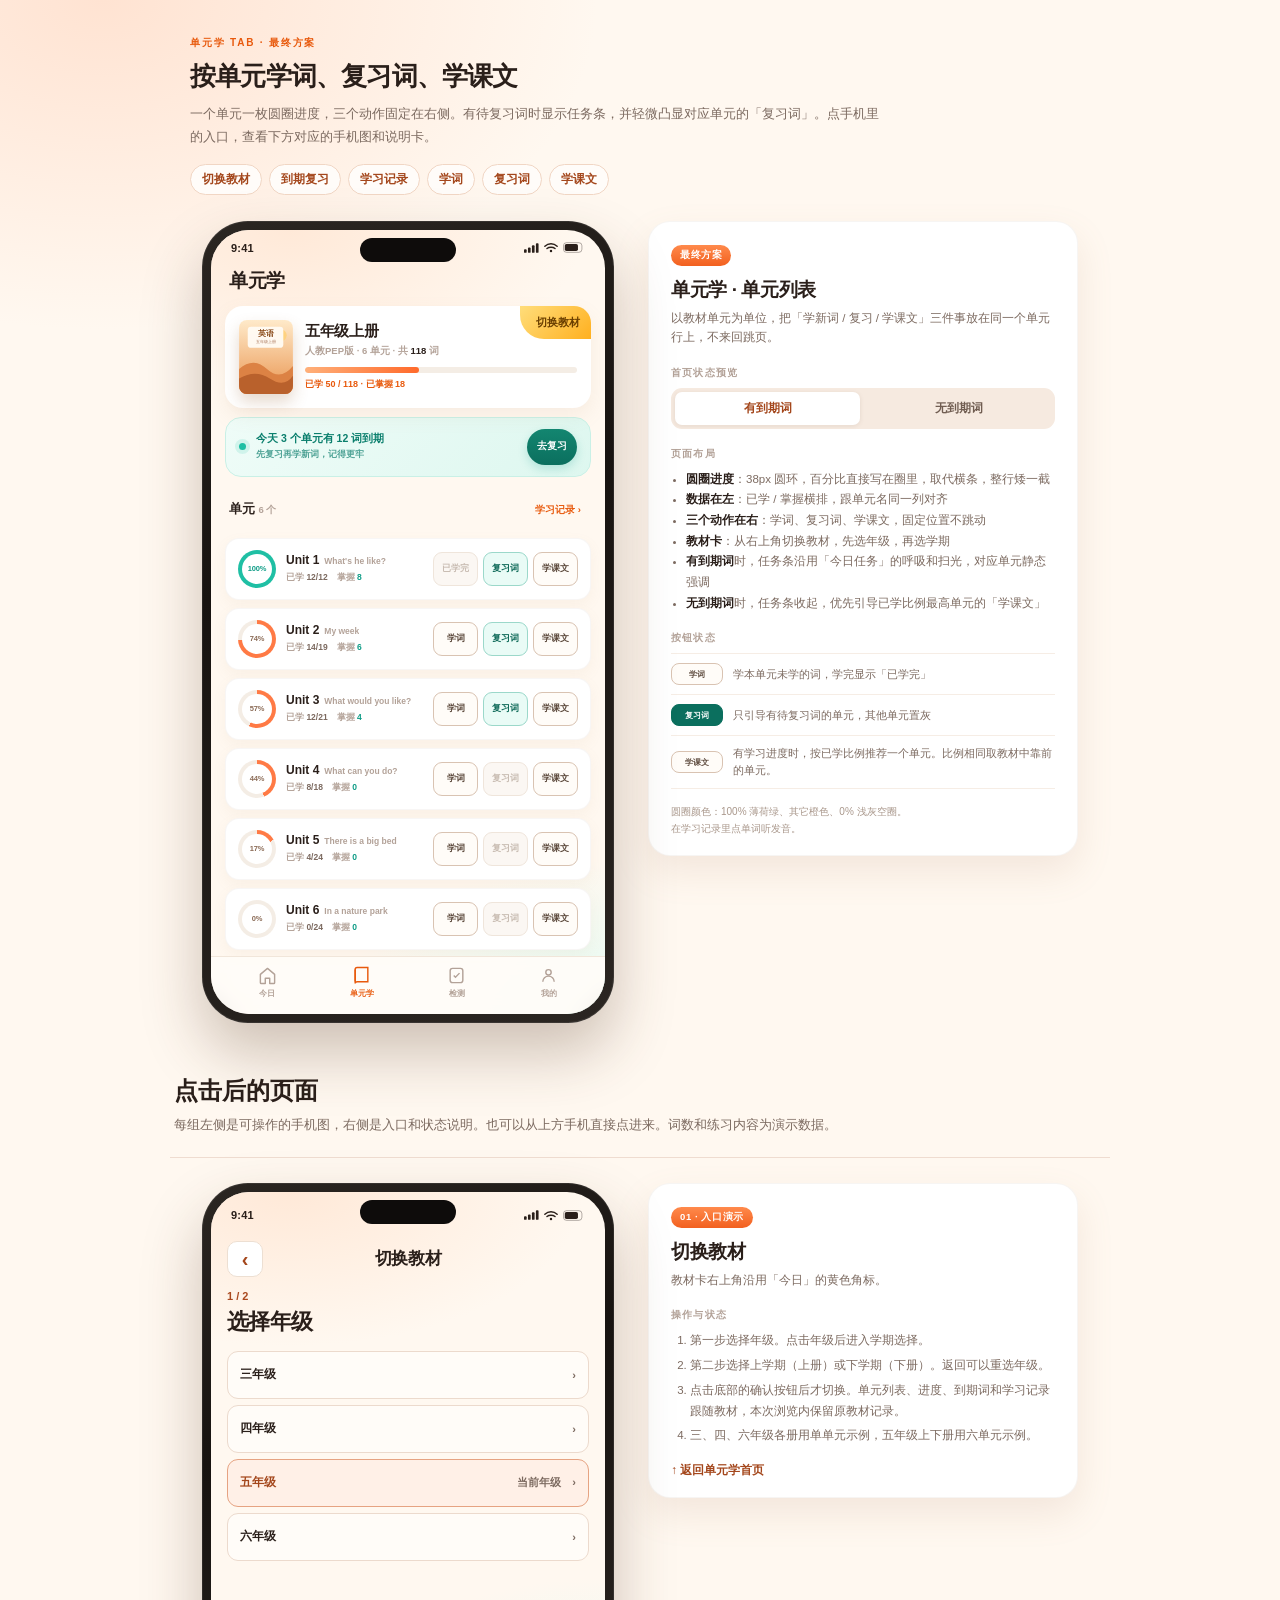
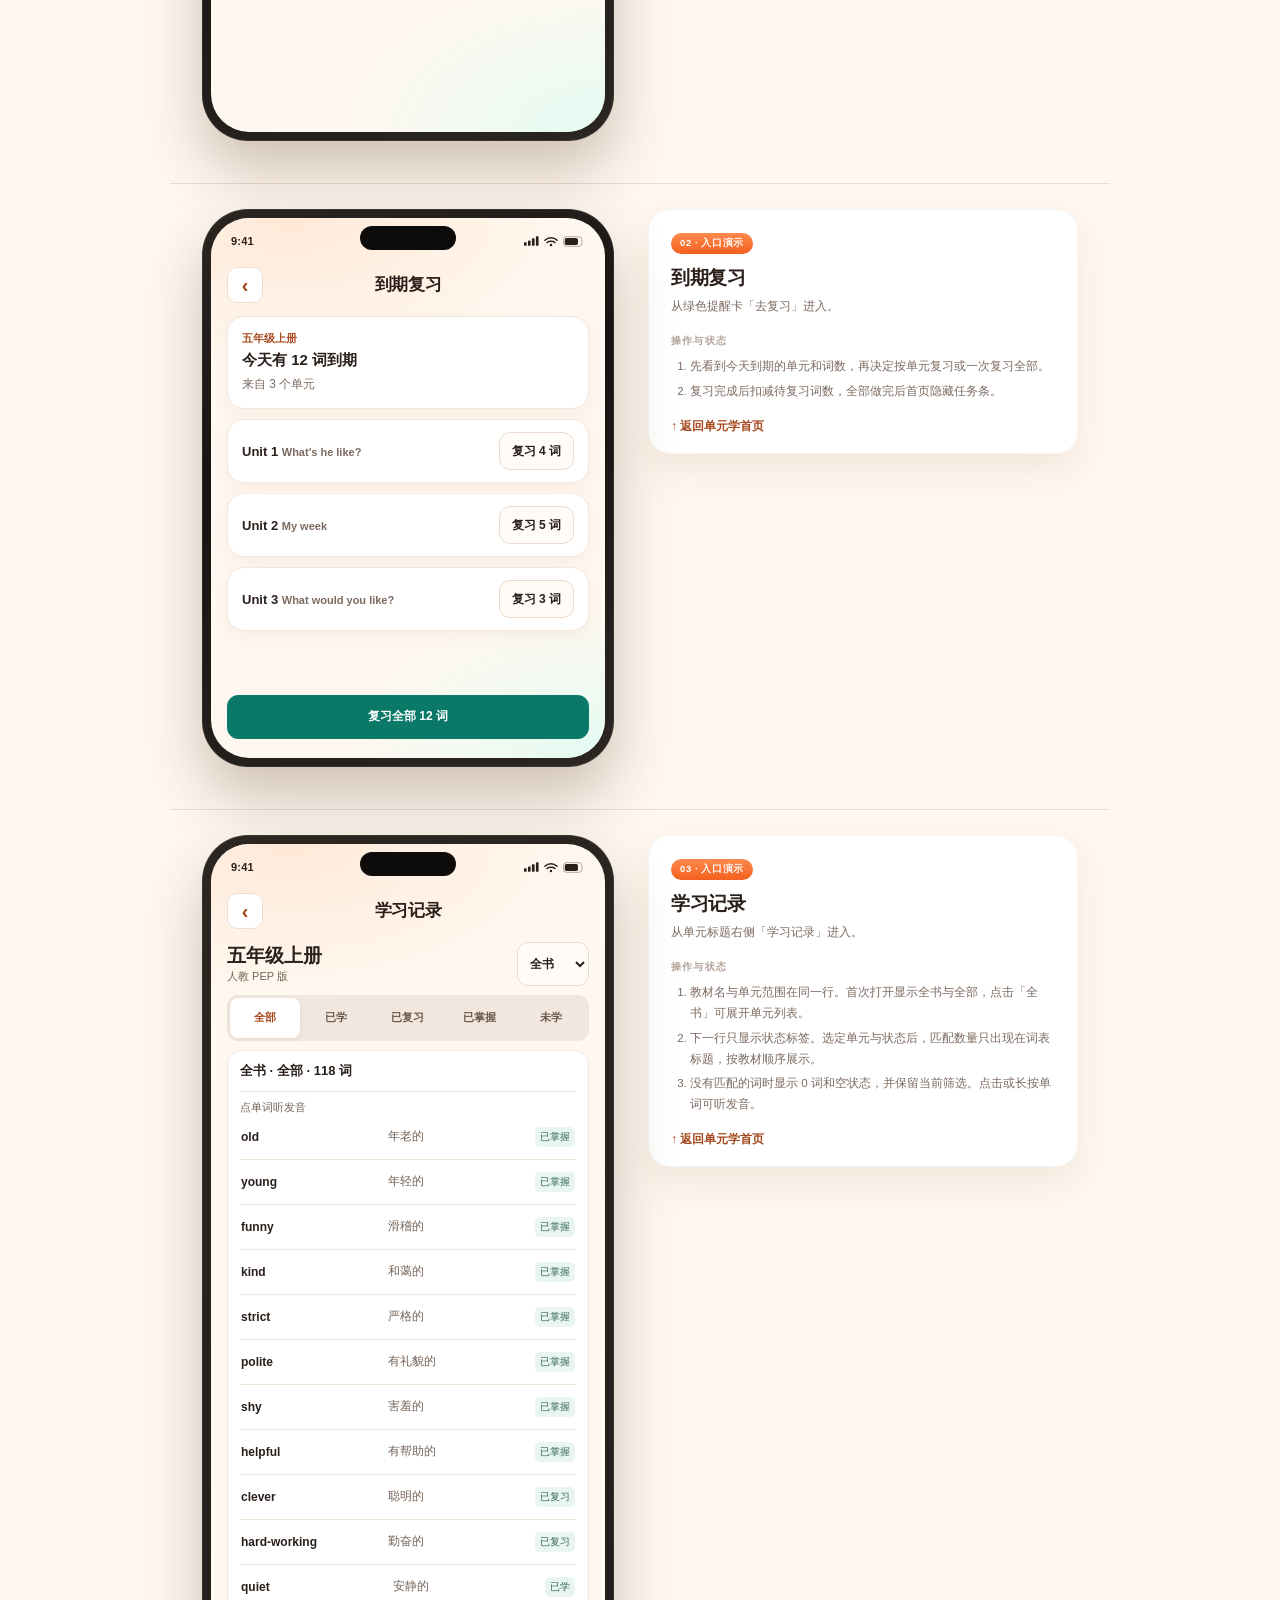
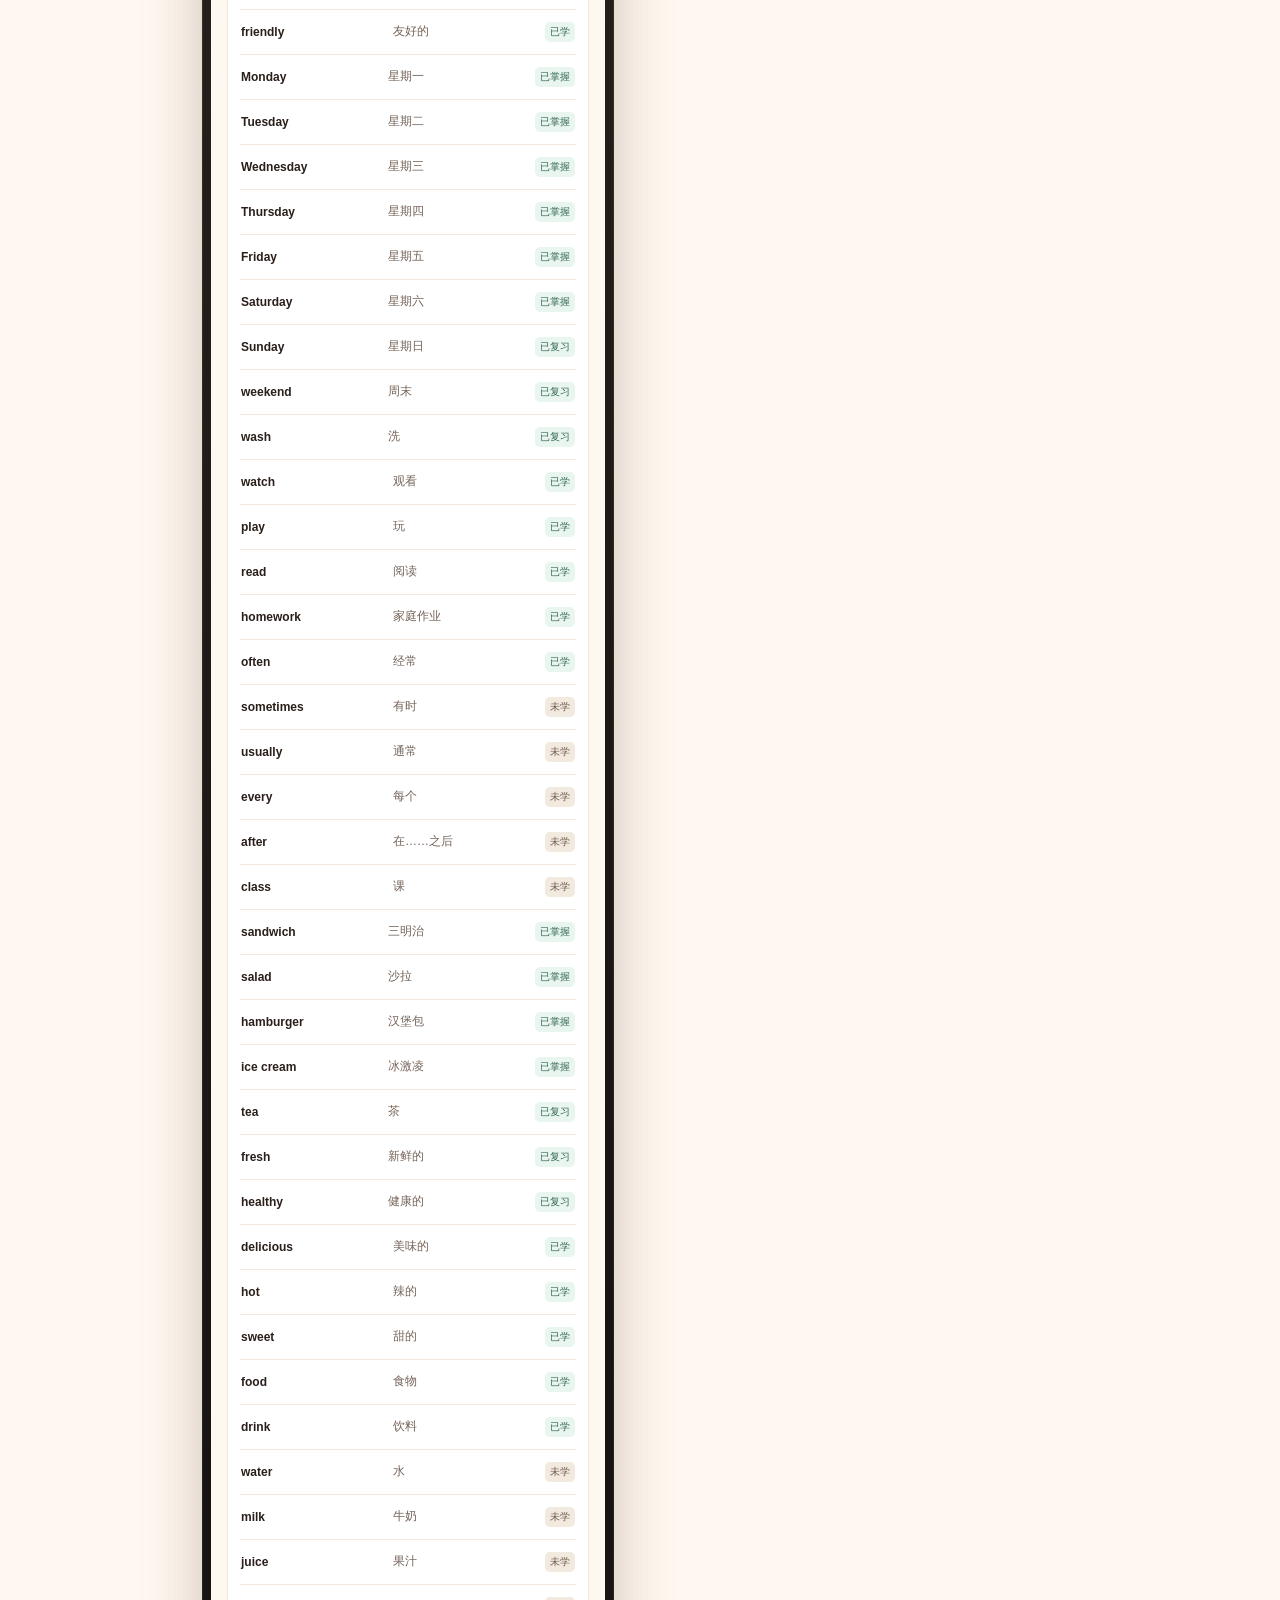
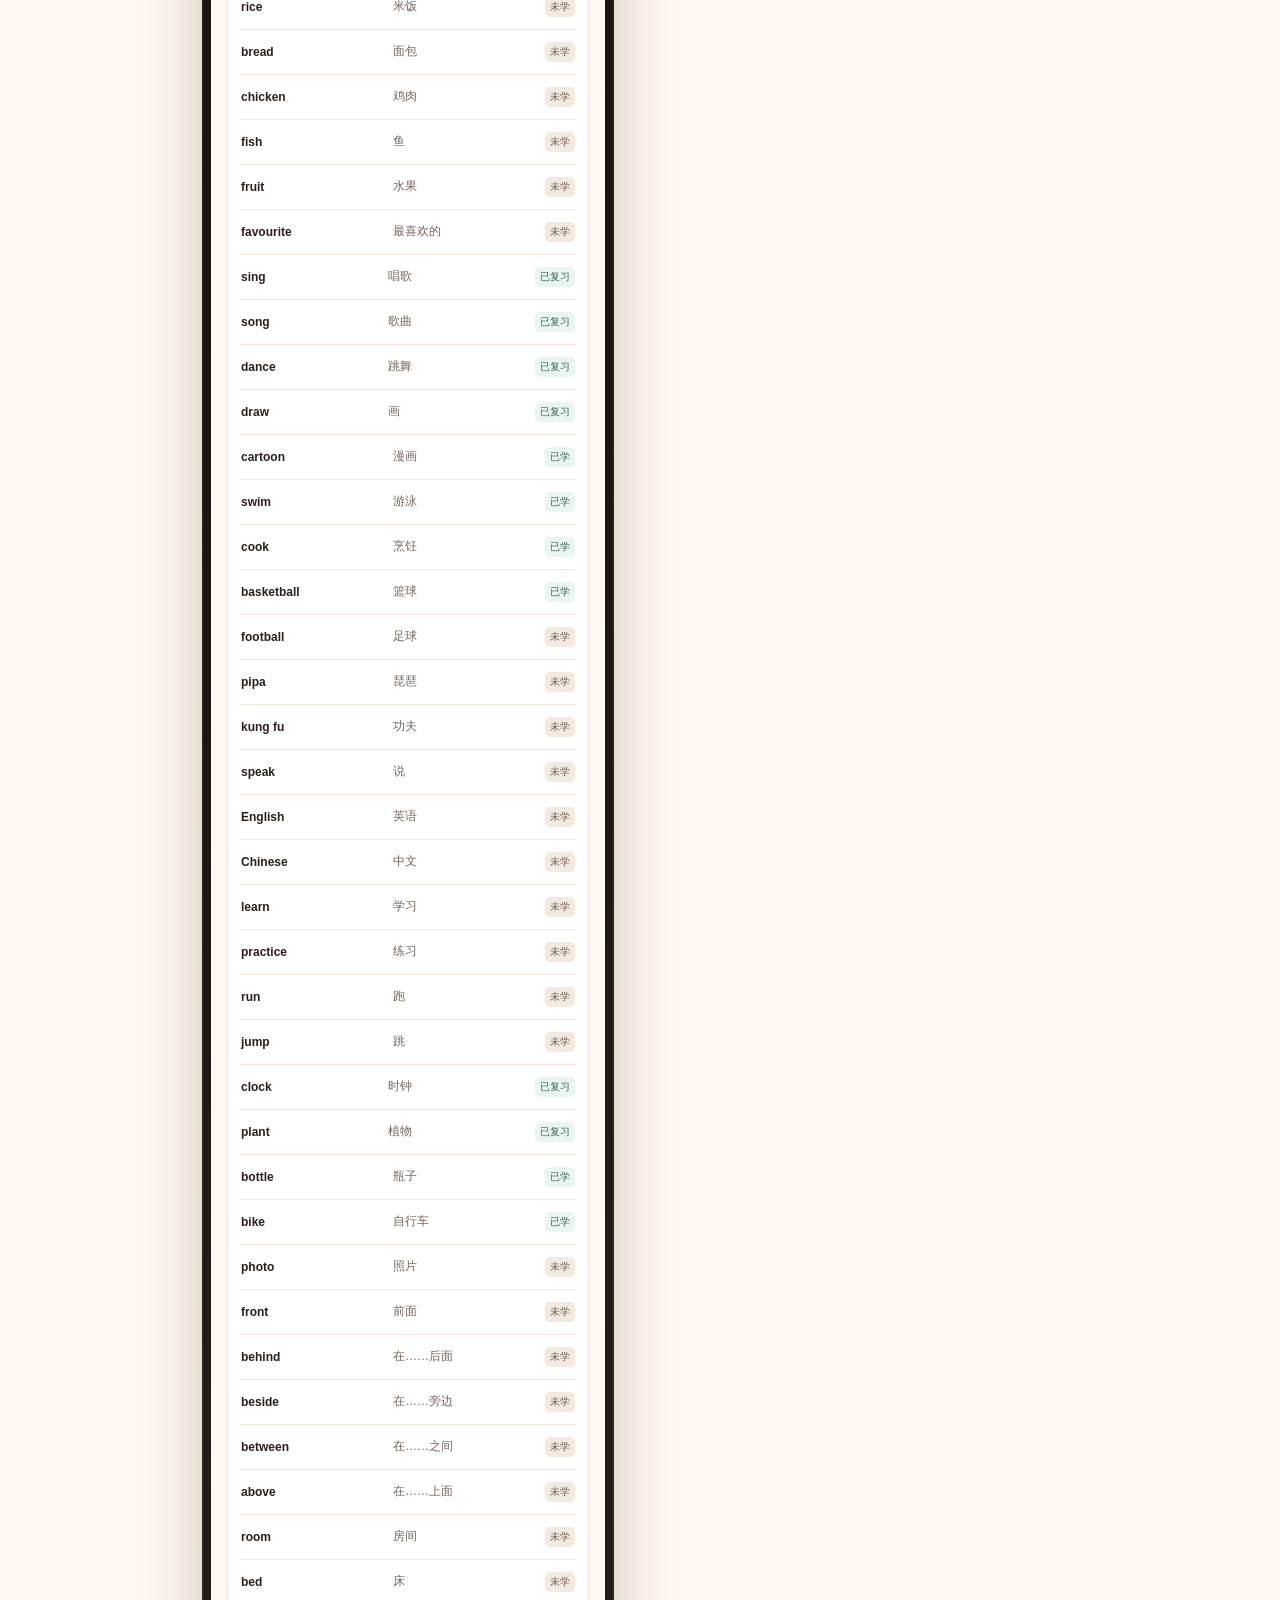
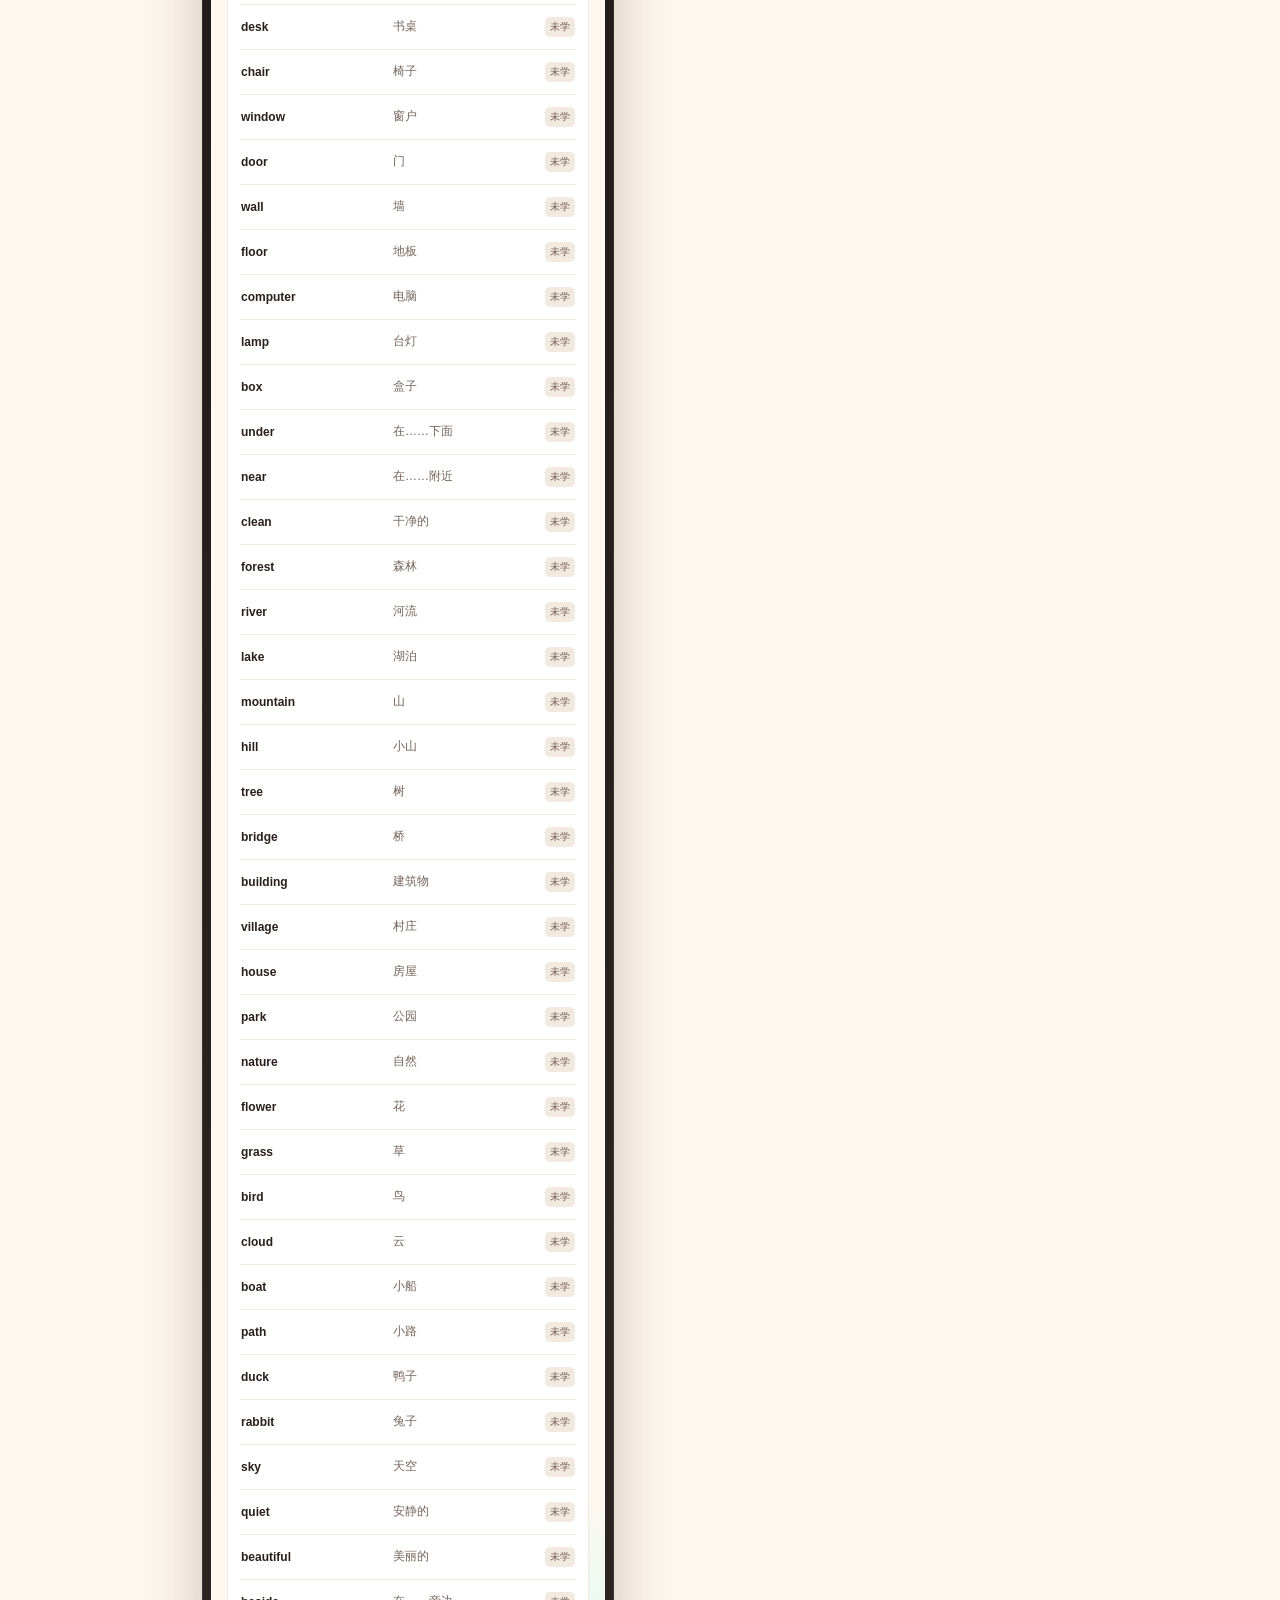
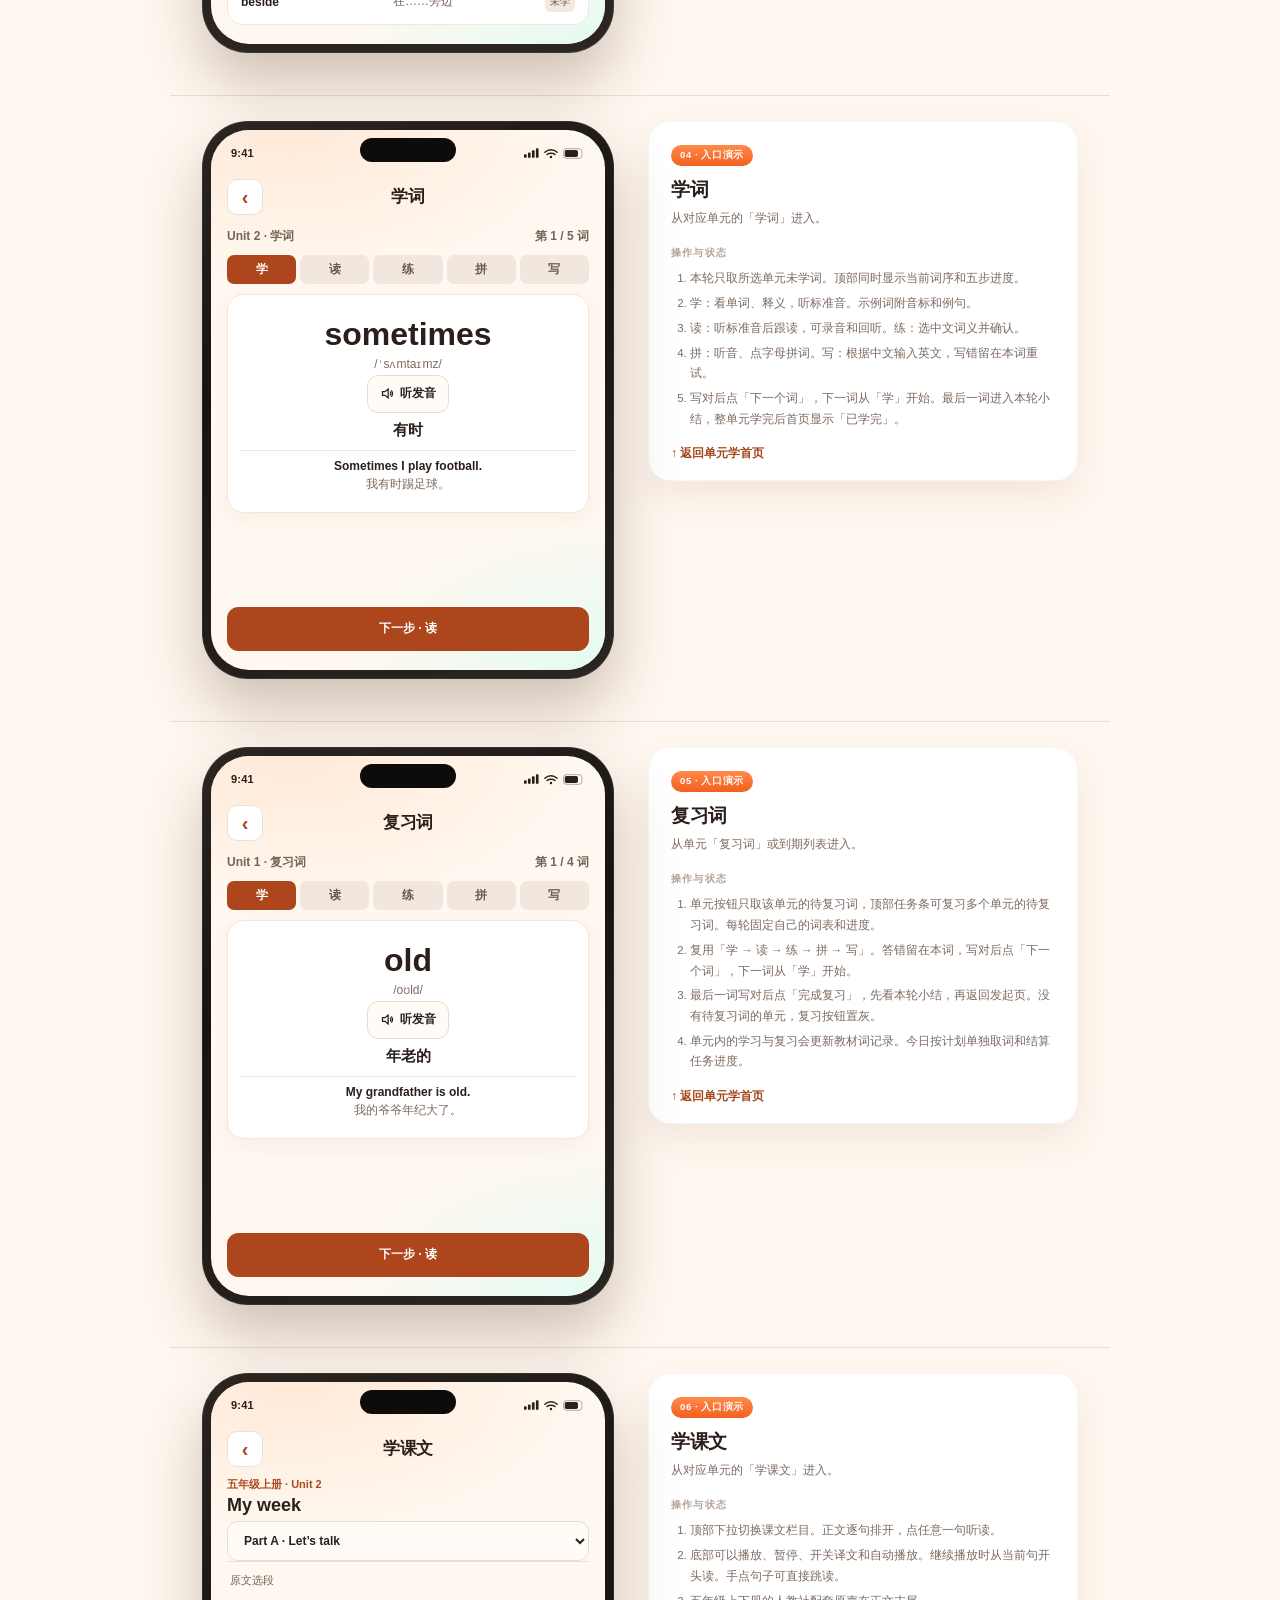
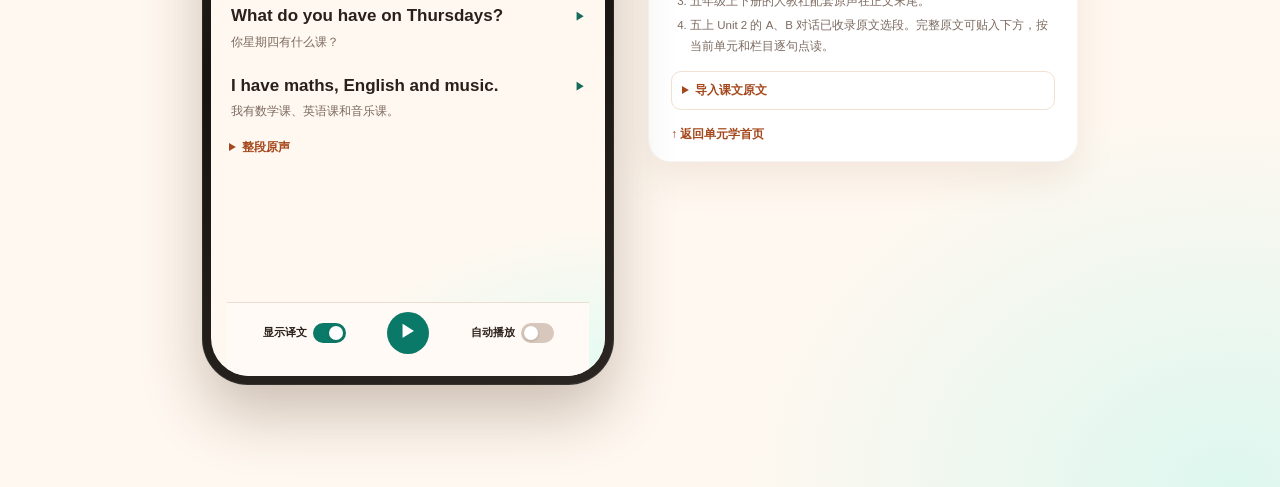
<file: index.html>
<!DOCTYPE html>
<html lang="zh-CN">
<head>
<meta charset="UTF-8" />
<meta name="viewport" content="width=device-width, initial-scale=1.0" />
<title>单元学 · 单元列表（最终方案）</title>
<style>
  :root{
    --bg:#FFF8F0;--ink:#2A1F1A;--ink-2:#7C6A60;--ink-3:#B3A298;
    --orange:#FF7A45;--orange-deep:#E8590C;--orange-soft:#FFF1E8;
    --mint:#1FBFA4;--mint-deep:#0E9C86;--mint-soft:#E9FBF6;
    --font:-apple-system,BlinkMacSystemFont,"SF Pro Rounded","PingFang SC","Noto Sans SC","Helvetica Neue",Arial,sans-serif;
  }
  *{box-sizing:border-box}
  body{margin:0;font-family:var(--font);color:var(--ink);
    background:radial-gradient(900px 600px at 8% 0%,#FFE3D2 0%,transparent 55%),
      radial-gradient(900px 700px at 96% 100%,#DDF7EF 0%,transparent 55%),var(--bg);
    min-height:100dvh;padding:36px 20px 60px}
  h1,h2,h3,h4,p{margin:0}
  button{font-family:inherit;border:0;background:none;cursor:pointer;color:inherit}

  .head{max-width:900px;margin:0 auto 26px}
  .head .kick{font-size:10px;font-weight:900;letter-spacing:1.8px;color:var(--orange-deep)}
  .head h1{font-size:26px;letter-spacing:-.8px;margin:9px 0 9px}
  .head p{font-size:13px;line-height:1.75;color:var(--ink-2);max-width:700px}
  .head p b{color:var(--ink)}

  .stage{display:flex;gap:34px;justify-content:center;align-items:flex-start;max-width:940px;margin:0 auto}

  /* ---------- 手机 ---------- */
  .phone{position:relative;flex:none;width:412px;padding:9px;border-radius:46px;
    background:linear-gradient(160deg,#2B2622,#171310 40%,#2B2622);
    box-shadow:0 30px 60px rgba(80,50,30,.28),inset 0 0 0 1px rgba(255,255,255,.08)}
  .screen{position:relative;width:394px;border-radius:38px;overflow:hidden;background:#FFF8F0;
    display:flex;flex-direction:column}
  .screen::before{content:"";position:absolute;inset:0;pointer-events:none;z-index:0;
    background:radial-gradient(420px 220px at 20% 0%,#FFE9D8 0%,transparent 70%),
      radial-gradient(380px 220px at 100% 100%,#E4FBF3 0%,transparent 70%)}

  .statusbar{position:relative;z-index:2;display:flex;align-items:center;justify-content:space-between;
    padding:12px 20px 6px;font-size:11px;font-weight:900;letter-spacing:.2px}
  .statusbar .island{position:absolute;left:50%;top:8px;transform:translateX(-50%);
    width:96px;height:24px;border-radius:999px;background:#0E0C0B}
  .statusbar .icons{display:flex;align-items:center;gap:5px;color:#2A1F1A}

  .page{position:relative;z-index:1;flex:1;padding:4px 14px 6px}
  .nav{display:flex;align-items:center;justify-content:space-between;padding:4px 4px 12px}
  .nav h2{font-size:19px;font-weight:900;letter-spacing:-.5px}

  .card{position:relative;background:#fff;border-radius:18px;padding:14px;
    box-shadow:0 8px 20px rgba(180,140,100,.10)}
  .cover{border-radius:8px;flex:none;overflow:hidden;box-shadow:0 8px 16px rgba(150,95,45,.24)}
  .cover img{width:100%;height:100%;object-fit:cover;display:block}
  .bar{height:6px;border-radius:999px;background:#F4EDE5;overflow:hidden}
  .bar i{display:block;height:100%;border-radius:999px;background:linear-gradient(90deg,#FFB07A,#FF6A2B)}

  .book{display:flex;gap:12px;align-items:center}
  .book .cover{width:54px;height:74px}
  .book .info{flex:1;min-width:0}
  .book h3{font-size:15px;font-weight:900;letter-spacing:-.3px}
  .book .meta{font-size:9.5px;font-weight:800;color:var(--ink-3);margin-top:4px;white-space:nowrap}
  .book .meta b{color:var(--ink)}
  .book .bar{margin-top:9px}
  .book .pct{font-size:9px;font-weight:900;color:var(--orange-deep);margin-top:5px}

  .due{display:flex;align-items:center;gap:10px;margin-top:9px;border-radius:16px;
    padding:11px 13px;background:linear-gradient(135deg,#EFFCF8,#DDF7EF);border:1px solid #C9F0E6}
  .due .dot{width:7px;height:7px;border-radius:50%;background:var(--mint);flex:none;box-shadow:0 0 0 4px rgba(31,191,164,.14)}
  .due .t{flex:1;min-width:0}
  .due .t b{display:block;font-size:10.5px;font-weight:900;color:#0B7F6D}
  .due .t span{display:block;font-size:9px;font-weight:800;color:#51A497;margin-top:2px}
  .due .go{font-size:9.5px;font-weight:900;color:#fff;background:linear-gradient(180deg,#2BD0B4,#12A78F);
    border-radius:999px;padding:6px 10px;white-space:nowrap;box-shadow:0 4px 10px rgba(20,160,140,.22)}

  .sec{display:flex;align-items:baseline;justify-content:space-between;margin:15px 4px 8px}
  .sec h3{font-size:12.5px;font-weight:900;letter-spacing:-.2px}
  .sec h3 span{font-weight:800;color:var(--ink-3);font-size:9.5px;margin-left:4px}
  .sec .entry{font-size:9.5px;font-weight:900;color:var(--orange-deep)}

  .units{display:flex;flex-direction:column;gap:8px}
  .unit{position:relative;display:flex;gap:10px;align-items:center;background:#fff;border-radius:14px;
    padding:11px 12px;box-shadow:0 5px 14px rgba(180,140,100,.07);border:1px solid rgba(122,86,62,.05)}
  .u-left{flex:1;min-width:0}
  .u-top{display:flex;align-items:center;gap:8px}
  .u-name{flex:1;min-width:0;display:flex;align-items:baseline;gap:5px}
  .u-name b{font-size:12px;font-weight:900;white-space:nowrap}
  .u-name span{font-size:8.5px;font-weight:800;color:var(--ink-3);white-space:nowrap;overflow:hidden;text-overflow:ellipsis}
  .u-data{display:flex;align-items:baseline;gap:9px;margin-top:5px;font-size:8.5px;font-weight:800;color:#B3A298;
    font-variant-numeric:tabular-nums;white-space:nowrap}
  .u-data b{color:var(--ink-2);font-weight:900}
  .u-data .m b{color:var(--mint-deep)}
  .u-data .o b{color:var(--orange-deep)}

  .ring{position:relative;width:38px;height:38px;border-radius:50%;flex:none;
    background:conic-gradient(var(--c) calc(var(--p) * 1%), #F4EDE5 0)}
  .ring::after{content:"";position:absolute;inset:4px;border-radius:50%;background:#fff}
  .ring span{position:absolute;inset:0;display:grid;place-items:center;z-index:2;
    font-size:7.5px;font-weight:900;color:#8A6A55;letter-spacing:-.2px;font-variant-numeric:tabular-nums}
  .ring.full span{color:var(--mint-deep)}

  .u-acts{flex:none;display:flex;flex-direction:row;gap:5px}
  .u-acts button{height:28px;padding:0 9px;border-radius:9px;font-size:9px;font-weight:900;white-space:nowrap;
    display:flex;align-items:center;justify-content:center}
  .u-acts button{background:#FFFCF8;color:#5D4A3D;border:1px solid #D9C3B2}
  .due[hidden]{display:none}
  .u-acts button:disabled{color:#C9BDB3;border-color:#EFE5DB;background:#FBF7F3;box-shadow:none}

  .tip{font-size:9px;font-weight:800;color:#A9978B;line-height:1.6;margin:10px 4px 2px}

  .tabbar{position:relative;z-index:2;display:flex;justify-content:space-around;align-items:flex-end;
    padding:8px 10px 14px;background:rgba(255,252,248,.94);border-top:1px solid #F1E6DA;
    -webkit-backdrop-filter:blur(8px);backdrop-filter:blur(8px)}
  .tab{display:flex;flex-direction:column;align-items:center;gap:3px;font-size:8px;font-weight:800;color:#B3A298}
  .tab svg{width:19px;height:19px}
  .tab.on{color:var(--orange-deep)}

  /* ---------- 说明卡 ---------- */
  .note{flex:1;min-width:320px;max-width:430px;background:#fff;border-radius:22px;padding:22px 22px 18px;
    box-shadow:0 16px 36px rgba(170,130,100,.14);border:1px solid rgba(122,86,62,.06)}
  .note .tag{display:inline-block;font-size:9.5px;font-weight:900;color:#fff;letter-spacing:.6px;
    background:linear-gradient(180deg,#FF8A4C,#F2601F);border-radius:999px;padding:4px 9px}
  .note h2{font-size:19px;letter-spacing:-.4px;margin:11px 0 6px}
  .note .sub{font-size:11.5px;line-height:1.7;color:var(--ink-2)}
  .note h3{font-size:10px;font-weight:900;letter-spacing:1.2px;color:#B3A298;margin:18px 0 8px}
  .note ul{margin:0;padding-left:15px}
  .note li{font-size:11.5px;line-height:1.8;color:var(--ink-2)}
  .note li b{color:var(--ink)}
  .note .rows{margin-top:4px;border-top:1px solid #F6EDE5}
  .note .row{display:flex;align-items:center;gap:10px;padding:9px 0;border-bottom:1px solid #F6EDE5}
  .note .row .sw{width:52px;height:22px;border-radius:8px;display:grid;place-items:center;
    font-size:8px;font-weight:900;flex:none}
  .note .row .txt{font-size:10.5px;line-height:1.6;color:var(--ink-2)}
  .note .row .txt b{color:var(--ink)}
  .note .foot{margin-top:14px;font-size:10px;color:#A9978B;line-height:1.7}

  @media (max-width:900px){
    .stage{flex-direction:column;align-items:center}
    .note{max-width:412px;width:100%}
  }
</style>
<link rel="stylesheet" href="unit-flows.css?v=10">
<link rel="stylesheet" href="record-view.css?v=1">
</head>
<body>
<script>
  if (new URLSearchParams(location.search).get('embed') === '1') {
    document.body.classList.add('is-embedded');
  }
</script>

<div class="head">
  <div class="kick">单元学 TAB · 最终方案</div>
  <h1>按单元学词、复习词、学课文</h1>
  <p>一个单元一枚圆圈进度，三个动作固定在右侧。有待复习词时显示任务条，并轻微凸显对应单元的「复习词」。点手机里的入口，查看下方对应的手机图和说明卡。</p>
  <nav id="flow-index" aria-label="入口目录"></nav>
</div>

<div class="stage" id="unit-home">

  <!-- 手机图 -->
  <div class="phone">
    <div class="screen">
      <div class="statusbar">
        <span>9:41</span>
        <div class="island"></div>
        <div class="icons">
          <svg width="15" height="10" viewBox="0 0 17 11" fill="currentColor"><rect x="0" y="7" width="3" height="4" rx="1"/><rect x="4.5" y="5" width="3" height="6" rx="1"/><rect x="9" y="2.5" width="3" height="8.5" rx="1"/><rect x="13.5" y="0" width="3" height="11" rx="1"/></svg>
          <svg width="14" height="11" viewBox="0 0 16 12" fill="none" stroke="currentColor" stroke-width="1.7" stroke-linecap="round"><path d="M1 4.5C3 2.7 5.2 1.8 8 1.8s5 .9 7 2.7"/><path d="M3.4 7.1c1.2-1 2.7-1.5 4.6-1.5s3.4.5 4.6 1.5"/><circle cx="8" cy="10" r="1.4" fill="currentColor" stroke="none"/></svg>
          <svg width="22" height="11" viewBox="0 0 25 12" fill="none"><rect x=".5" y=".5" width="21" height="11" rx="3.5" stroke="currentColor" opacity=".4"/><rect x="2" y="2" width="15" height="8" rx="2" fill="currentColor"/></svg>
        </div>
      </div>

      <div class="page">
        <div class="nav"><h2>单元学</h2></div>

        <div class="card book">
          <button type="button" class="book-ribbon" data-open="book">切换教材</button>
          <div class="cover"><img alt="" src="data:image/svg+xml;utf8,%3Csvg xmlns='http://www.w3.org/2000/svg' viewBox='0 0 112 156'%3E%3Cdefs%3E%3ClinearGradient id='s' x1='0' y1='0' x2='0' y2='1'%3E%3Cstop offset='0' stop-color='%23FFEBCB'/%3E%3Cstop offset='1' stop-color='%23E9944F'/%3E%3C/linearGradient%3E%3C/defs%3E%3Crect width='112' height='156' fill='url(%23s)'/%3E%3Ccircle cx='86' cy='34' r='13' fill='%23FFD27A' opacity='.9'/%3E%3Cpath d='M0 104 Q30 78 58 104 T112 98 V156 H0Z' fill='%23DC8244'/%3E%3Cpath d='M0 124 Q34 104 64 124 T112 118 V156 H0Z' fill='%23B9612C'/%3E%3Crect x='18' y='16' width='74' height='44' rx='7' fill='%23FFFBF4' opacity='.96'/%3E%3Ctext x='55' y='36' font-size='17' font-weight='bold' fill='%238A4A18' text-anchor='middle' font-family='PingFang SC,sans-serif'%3E%E8%8B%B1%E8%AF%AD%3C/text%3E%3Ctext x='55' y='50' font-size='7.5' fill='%23A9765A' text-anchor='middle' font-family='PingFang SC,sans-serif'%3E%E4%BA%94%E5%B9%B4%E7%BA%A7%E4%B8%8A%E5%86%8C%3C/text%3E%3C/svg%3E"></div>
          <div class="info">
            <h3>五年级上册</h3>
            <div class="meta">人教PEP版 · 6 单元 · 共 <b>118</b> 词</div>
            <div class="bar"><i style="width:42%"></i></div>
            <div class="pct">已学 50 / 118 · 已掌握 18</div>
          </div>
        </div>

        <div class="due">
          <span class="dot"></span>
          <div class="t"><b>今天 3 个单元有 12 词到期</b><span>先复习再学新词，记得更牢</span></div>
          <button class="go task-guide guide-review" data-open="due"><span>去复习</span></button>
        </div>

        <div class="sec"><h3>单元<span>6 个</span></h3><button class="entry" data-open="records">学习记录 <span aria-hidden="true">›</span></button></div>

        <div class="units" id="units"></div>

      </div>

      <nav class="tabbar" aria-label="底部导航">
        <button class="tab" type="button" disabled><svg viewBox="0 0 24 24" fill="none" stroke="currentColor" stroke-width="1.8" stroke-linecap="round" stroke-linejoin="round"><path d="M3 10.6 12 3l9 7.6V21a1 1 0 0 1-1 1h-5.2v-6.6H9.2V22H4a1 1 0 0 1-1-1z"/></svg>今日</button>
        <button class="tab on" aria-current="page" data-open="home"><svg viewBox="0 0 24 24" fill="none" stroke="currentColor" stroke-width="1.8"><path d="M4 4.5A2.5 2.5 0 0 1 6.5 2H20v18H6.5A2.5 2.5 0 0 0 4 22z"/><path d="M4 4.5v15"/></svg>单元学</button>
        <button class="tab" type="button" disabled><svg viewBox="0 0 24 24" fill="none" stroke="currentColor" stroke-width="1.8"><rect x="4" y="3" width="16" height="18" rx="3"/><path d="m8.5 12 2.2 2.2L15.8 9"/></svg>检测</button>
        <button class="tab" type="button" disabled><svg viewBox="0 0 24 24" fill="none" stroke="currentColor" stroke-width="1.8"><circle cx="12" cy="8" r="3.4"/><path d="M4.8 20a7.2 7.2 0 0 1 14.4 0"/></svg>我的</button>
      </nav>
    </div>
  </div>

  <!-- 说明卡 -->
  <aside class="note">
    <span class="tag">最终方案</span>
    <h2>单元学 · 单元列表</h2>
    <p class="sub">以教材单元为单位，把「学新词 / 复习 / 学课文」三件事放在同一个单元行上，不来回跳页。</p>

    <h3>首页状态预览</h3>
    <div class="home-preview" role="group" aria-label="首页状态">
      <button type="button" data-review-preview="due" aria-pressed="true">有到期词</button>
      <button type="button" data-review-preview="none" aria-pressed="false">无到期词</button>
    </div>
    <h3>页面布局</h3>
    <ul>
      <li><b>圆圈进度</b>：38px 圆环，百分比直接写在圈里，取代横条，整行矮一截</li>
      <li><b>数据在左</b>：已学 / 掌握横排，跟单元名同一列对齐</li>
      <li><b>三个动作在右</b>：学词、复习词、学课文，固定位置不跳动</li>
      <li><b>教材卡</b>：从右上角切换教材，先选年级，再选学期</li>
      <li><b>有到期词</b>时，任务条沿用「今日任务」的呼吸和扫光，对应单元静态强调</li>
      <li><b>无到期词</b>时，任务条收起，优先引导已学比例最高单元的「学课文」</li>
    </ul>

    <h3>按钮状态</h3>
    <div class="rows">
      <div class="row"><span class="sw l">学词</span><span class="txt">学本单元未学的词，学完显示「已学完」</span></div>
      <div class="row"><span class="sw r">复习词</span><span class="txt">只引导有待复习词的单元，其他单元置灰</span></div>
      <div class="row"><span class="sw t">学课文</span><span class="txt">有学习进度时，按已学比例推荐一个单元。比例相同取教材中靠前的单元。</span></div>
    </div>

    <div class="foot">圆圈颜色：100% 薄荷绿、其它橙色、0% 浅灰空圈。<br>
      在学习记录里点单词听发音。</div>
  </aside>

</div>

<main id="flow-gallery" aria-label="单元学入口演示"></main>
<script src="pep-lessons.js?v=1"></script>
<script src="word-practice.js?v=4"></script>
<script src="record-view.js?v=1"></script>
<script src="unit-flows.js?v=11"></script>
</body>
</html>
</file>
<file: unit-flows.css>
#flow-index{display:flex;flex-wrap:wrap;gap:7px;margin-top:15px}
#flow-index a,.flow-home{
  display:inline-flex;align-items:center;text-decoration:none;font-size:12px;font-weight:800;color:#A4471C
}
#flow-index a{border:1px solid #F1D6C4;border-radius:999px;background:#FFFCF9;padding:6px 11px}
#flow-gallery{margin:52px auto 0;max-width:940px}
.gallery-heading{margin:0 0 22px;padding:0 4px}
.gallery-heading h2{font-size:24px}
.gallery-heading p{margin-top:7px;font-size:13px;line-height:1.65;color:var(--ink-2)}
.flow-stage{padding-top:25px;margin-bottom:42px;border-top:1px solid #EFDCD0;scroll-margin-top:14px}
.flow-stage:target .note{border-color:#EDA579}
.flow-stage .screen{min-height:490px}
.flow-stage .statusbar{min-height:41px}
.flow-stage .note li+li{margin-top:5px}
.flow-home{margin-top:16px}
.flow-inner{position:relative;z-index:1;padding:8px 16px 19px}
.flow-nav{display:flex;align-items:center;gap:12px;margin:0 0 13px}
.flow-nav h3{font-size:20px;letter-spacing:-.35px}
.flow-nav a{flex:none;text-decoration:none;color:#A4471C;background:#FFF1E6;border-radius:12px;padding:7px 9px;font-size:11px;font-weight:800}
.flow-stack{display:grid;gap:10px}
.flow-panel{background:#fff;border:1px solid #F3E6DA;border-radius:17px;padding:14px;box-shadow:0 6px 16px rgba(158,106,75,.07)}
.flow-panel h4{font-size:15px;margin-bottom:5px}
.flow-panel p,.flow-caption{font-size:12px;line-height:1.6;color:var(--ink-2)}
.flow-caption{margin:0 0 10px}
.flow-eyebrow{font-size:11px;font-weight:800;color:#AA4A20;margin-bottom:5px}
.flow-actions{display:flex;flex-wrap:wrap;gap:8px}
.flow-button,.flow-option,.flow-actions select,.flow-select{
  border:1px solid #ECDACD;border-radius:11px;padding:9px 12px;min-height:38px;background:#FFFCF8;
  color:var(--ink);font:800 12px var(--font)
}
.flow-button.primary{background:#AD461C;color:white;border-color:#AD461C}
.flow-button.mint{background:#0B7968;color:white;border-color:#0B7968}
.flow-button[aria-pressed=true],.flow-option.selected{border-color:#E6A382;background:#FFF0E7;color:#A4471C}
.flow-button:disabled,.u-acts button:disabled{cursor:default}
.flow-button:disabled{opacity:.45}
.flow-option,.flow-row{
  width:100%;display:flex;align-items:center;justify-content:space-between;gap:12px;text-align:left
}
.flow-option small,.flow-row small{font-size:11px;font-weight:700;color:var(--ink-2)}
.flow-row{font-size:13px;padding:9px 0}
.flow-row+.flow-row{border-top:1px solid #F4E9E0}
.flow-row input{accent-color:#AD461C;width:18px;height:18px}
.flow-choice{display:grid;gap:6px;padding:0;margin:0;border:0}
.flow-choice legend{font-size:12px;font-weight:800;margin-bottom:7px}
.flow-choice input{accent-color:#AD461C}
.flow-word{font-size:32px;font-weight:900;line-height:1.2;overflow-wrap:anywhere}
.flow-list{max-height:290px;overflow:auto;overscroll-behavior:contain}
.flow-words{margin:0;padding:0;list-style:none}
.flow-words li{border-bottom:1px solid #F3E6DA}
.flow-words li:last-child{border-bottom:0}
.flow-sound{width:100%;min-height:42px;padding:8px 1px;display:grid;grid-template-columns:1fr 1fr auto;gap:8px;text-align:left;align-items:center;font-size:12px}
.flow-sound b{overflow-wrap:anywhere}
.flow-sound span{color:var(--ink-2)}
.flow-sound em{font-size:10px;color:#0B7968;font-style:normal;white-space:nowrap}
.flow-line{width:100%;display:block;text-align:left;padding:11px 12px;border-radius:12px;background:#FFF8F2;line-height:1.55;font-size:13px;font-weight:800}
.flow-line[aria-pressed=true]{background:#E3F7EF;color:#0B6A5C}
.flow-line span{display:block;font-size:11px;font-weight:500;color:var(--ink-2);margin-top:4px}
.flow-line .line-translation[hidden]{display:none}
.reading-setting{display:flex;align-items:center;justify-content:space-between;gap:10px;min-height:40px;font-size:11px;font-weight:800;cursor:pointer}
.reading-switch{position:relative;cursor:pointer}
.reading-switch input{position:absolute;width:1px;height:1px;opacity:0}
.reading-switch span{display:block;width:33px;height:20px;padding:3px;border-radius:999px;background:#D7C7BC}
.reading-switch span::before{content:'';display:block;width:14px;height:14px;border-radius:50%;background:#FFF;box-shadow:0 1px 3px #42220F30}
.reading-switch input:checked+span{background:#0B7968}
.reading-switch input:checked+span::before{transform:translateX(13px)}
.reading-setting input:focus-visible+span{outline:2px solid #0C8270;outline-offset:2px}
.flow-feedback{min-height:20px;font-size:12px;color:#0B7968;font-weight:800}
.tab:disabled{cursor:default}
[data-open]:focus-visible,.flow-inner :is(button,a,select,input):focus-visible,#flow-index a:focus-visible{outline:2px solid #0C8270;outline-offset:2px}
@media (max-width:455px){
  body{padding:22px 10px 42px}
  .stage .phone,.stage .screen{width:100%}
  .stage .phone,.stage .note{min-width:0;max-width:412px}
  .unit{gap:6px;padding-inline:7px}
  .u-acts{gap:3px}
  .u-acts button{padding-inline:5px}
  .u-data{gap:4px}
  .u-name{display:block}
  .u-name span{display:block}
}

.flow-panel.flow-row{padding:12px 14px}

.book-ribbon{position:absolute;top:0;right:0;min-height:33px;padding:0 11px 0 16px;border-radius:0 17px 0 24px;background:linear-gradient(135deg,#FFDD7A,#FFB020);color:#6B3F00;font-size:11px;font-weight:900}
.book h3{padding-right:73px}
.flow-stage .screen{min-height:540px}
.flow-inner{flex:1;display:flex;flex-direction:column}
.flow-nav{display:grid;grid-template-columns:36px minmax(0,1fr) 36px;gap:8px;min-height:36px}
.flow-nav h3{font-size:17px;text-align:center;line-height:1.25;margin:0}
.flow-nav a,.flow-nav button{display:grid;place-items:center;width:36px;height:36px;padding:0;border:1px solid #EDDFD2;border-radius:10px;background:white;font-size:20px;line-height:1;color:#A4471C;text-decoration:none}
.flow-nav a::before{content:'‹'}
.flow-nav a span{position:absolute;width:1px;height:1px;overflow:hidden;clip-path:inset(50%)}
.flow-nav::after{content:''}
.flow-stage .note ol{margin:0;padding-left:19px;font-size:12px;line-height:1.7;color:var(--ink-2)}
.flow-stage .note ol li+li{margin-top:4px}
.flow-stack{min-width:0}
.flow-footer{align-self:stretch;display:grid;gap:6px;margin-top:auto}
.flow-footer .flow-button{width:100%;min-height:44px;text-align:center}
.flow-page-heading h4{font-size:22px;letter-spacing:-.6px;margin-bottom:4px}
.flow-grade-choice,.flow-term-choice{min-height:48px}
.flow-caption{color:#756459;margin:0}
.flow-stage .flow-select{max-width:100%;width:100%}
.practice-progress{display:flex;justify-content:space-between;gap:8px;font-size:12px;color:#756459;font-weight:800}
.practice-steps{display:grid;grid-template-columns:repeat(5,minmax(0,1fr));gap:4px}
.practice-steps span{text-align:center;border-radius:7px;padding:6px 1px;background:#F2E7DE;color:#6D594B;font-size:12px;font-weight:800}
.practice-steps .done{background:#E8F6ED;color:#136C58}
.practice-steps .current{background:#AD461C;color:white}
.practice-card{text-align:center;padding:18px 12px}
.practice-card .flow-actions{justify-content:center}
.practice-card .flow-word{margin:2px 0}
.practice-card h4{margin:8px 0 0}
.practice-example{border-top:1px solid #F0E6DC;padding-top:8px;margin-top:10px;font-size:12px}
.practice-example p{margin-top:2px}
.practice-title{font-size:18px}
.practice-feedback{min-height:22px;border-radius:8px;color:#136C58;font-size:12px;font-weight:800}
.practice-feedback.bad{color:#A73B23}
.practice-letters{display:flex;justify-content:center;flex-wrap:wrap;gap:5px}
.practice-letters button,.practice-letters span{width:28px;min-height:33px;display:grid;place-items:center;border-radius:7px;border:1px solid #E8D8C9;background:white;font:800 15px var(--font)}
.practice-letters .slot{background:#FFF4EB;border-style:dashed}
.practice-letters button:disabled{opacity:.3}
.practice-input{display:block;width:100%;padding:9px 10px;margin-top:8px;border:1px solid #DDB79E;border-radius:9px;background:white;font:700 17px var(--font)}
.practice-summary{text-align:center}
.practice-summary strong{display:block;color:#136C58;font-size:34px;line-height:1.2;margin:5px 0}
@media(max-width:455px){
  .book .meta{white-space:normal}
  .flow-inner{padding-inline:12px}
  .flow-nav{grid-template-columns:34px minmax(0,1fr) 34px}
  .record-filters button{font-size:11px}
}
.flow-nav [hidden]{display:none}
.flow-nav h3{grid-column:2;grid-row:1}
.flow-nav a,.flow-nav button{grid-column:1;grid-row:1}
.flow-content:has(.flow-footer){flex:1;display:flex;flex-direction:column}
.flow-feedback:empty{display:none}
.u-acts{display:grid;grid-template-columns:repeat(3,45px)}
.u-acts button{padding-inline:3px;height:34px}
.u-acts .review-ready{background:#E9FBF6;color:#126C5B;border-color:#9BD8CA}
#unit-home .sec .entry{min-height:38px;padding-inline:6px}
#unit-home .due .go{min-height:36px}
@media(max-width:375px){
  .u-acts{grid-template-columns:repeat(3,39px)}
  .record-filters button{font-size:10px}
}

/* Match the Today task buttons' pulse, sweep, and arrow timing. */
.task-guide{
  position:relative;overflow:hidden;display:inline-flex;align-items:center;justify-content:center;gap:1px;
  animation:task-guide-pulse 1.8s cubic-bezier(.4,0,.3,1) infinite
}
.task-guide.guide-review{
  --guide-shadow:20 160 140;--guide-glow:43 208 180;
  background:linear-gradient(180deg,#138670,#0B6F5E);color:#FFF;border-color:#0B6F5E
}
.task-guide.guide-lesson{
  --guide-shadow:232 89 12;--guide-glow:255 122 69;
  background:linear-gradient(180deg,#C95121,#AC421A);color:#FFF;border-color:#AC421A
}
.u-acts .task-guide{padding-inline:2px}
.task-guide span{position:relative;z-index:2}
.task-guide::after{
  content:"";position:absolute;inset:0 auto 0 0;width:24px;pointer-events:none;
  background:linear-gradient(90deg,transparent,rgb(255 255 255 / .62),transparent);
  transform:translateX(-26px);animation:task-guide-sweep 2.4s .5s ease-in-out infinite
}
@keyframes task-guide-pulse{
  0%,100%{transform:scale(1);box-shadow:0 3px 8px rgb(var(--guide-shadow) / .24),0 0 0 0 rgb(var(--guide-glow) / .34)}
  46%{transform:scale(1.06);box-shadow:0 9px 20px rgb(var(--guide-shadow) / .42),0 0 0 8px rgb(var(--guide-glow) / 0)}
  72%{transform:scale(1.015)}
}
@keyframes task-guide-sweep{0%{transform:translateX(-26px)}34%,100%{transform:translateX(150px)}}
@media(prefers-reduced-motion:reduce){
  .task-guide,.task-guide::after{animation:none}
}
.home-preview{display:grid;grid-template-columns:repeat(2,minmax(0,1fr));gap:6px;border-radius:11px;background:#F6EAE0;padding:4px}
.home-preview button{padding:8px 5px;border-radius:7px;color:#705D51;font-size:12px;font-weight:800}
.home-preview button[aria-pressed=true]{color:#A4471C;background:#FFF;box-shadow:0 1px 5px #4C2E1318}
.home-preview button:focus-visible,.lesson-import summary:focus-visible{outline:2px solid #0C8270;outline-offset:2px}
.note .row .sw{background:#FFFCF8;color:#5D4A3D;border:1px solid #D9C3B2}
#unit-home[data-guidance=review] .sw.r{background:#0B6F5E;color:#FFF;border-color:#0B6F5E}
#unit-home[data-guidance=lesson] .sw.t{background:#AC421A;color:#FFF;border-color:#AC421A}

#entry-text .screen{height:594px}
#entry-text .flow-inner{min-height:0;padding-bottom:0}
#entry-text .flow-nav{margin-bottom:8px}
#entry-text .flow-content{display:flex;flex:1;min-height:0;flex-direction:column;gap:0}
.lesson-heading{padding:2px 0 0;flex:none}
.lesson-heading .flow-eyebrow{margin-bottom:2px}
.lesson-heading h4{font-size:18px;line-height:1.25}
.lesson-chapters{display:flex;gap:8px;align-items:center;margin-top:5px;border-bottom:1px solid #EBDDCF}
.lesson-chapters select{width:100%;min-height:40px}
.lesson-body{flex:1;min-height:0;overflow-y:auto;overscroll-behavior:contain;scrollbar-width:thin;padding:6px 0}
.lesson-body:focus-visible{outline:2px solid #0C8270;outline-offset:-2px}
.lesson-transcript .flow-caption{padding:4px 3px 2px;font-size:11px}
.lesson-transcript .flow-line{display:grid;grid-template-columns:minmax(0,1fr) 19px;align-items:start;gap:7px;background:transparent;border-radius:8px;padding:11px 4px}
.lesson-transcript .flow-line .lesson-line-text{margin:0;color:inherit}
.lesson-transcript .flow-line b{font-size:17px;font-weight:700;line-height:1.5;overflow-wrap:anywhere}
.lesson-transcript .flow-line .line-translation{font-size:12px;line-height:1.5}
.lesson-transcript .flow-line .line-play{font-size:10px;font-weight:800;color:#156A59;margin-top:6px;justify-self:end}
.lesson-transcript .flow-line[aria-pressed=true]{background:#E7F7F0;color:#126C5B}
.lesson-dock{display:grid;flex:none;grid-template-columns:minmax(0,1fr) 42px minmax(0,1fr);align-items:center;gap:0 8px;padding:9px 2px 7px;border-top:1px solid #EBDDCF;background:#FFFAF5}
.lesson-dock .reading-setting{justify-content:center;gap:6px;min-height:42px}
.lesson-dock .flow-feedback{display:block;grid-column:1/-1;min-height:15px;text-align:center;font-size:10px}
.lesson-play{width:42px;height:42px;display:grid;place-items:center;border-radius:50%;background:#0B7968;color:#FFF;font-size:16px;font-weight:900}
.lesson-play:disabled{background:#EDE1D6;color:#887669;cursor:default}
.lesson-empty{padding:16px 13px}
.lesson-audio{padding:8px 2px}
.lesson-audio summary,.lesson-import summary{color:#A4471C;font-size:12px;font-weight:800;cursor:pointer}
.lesson-audio audio{display:block;width:100%;height:34px;margin:6px 0}
.lesson-source{color:#A4471C;font-size:11px;font-weight:750;text-decoration:none}
.lesson-import{margin-top:14px;padding:10px;border:1px solid #F1E1D3;border-radius:10px}
.lesson-import form{display:grid;gap:7px;margin-top:9px}
.lesson-import textarea{width:100%;min-height:116px;padding:8px;border:1px solid #E7D1BF;border-radius:8px;color:var(--ink);font:12px/1.55 var(--font);resize:vertical}
.lesson-import-feedback{min-height:16px;font-size:11px;color:#136C58}

body.is-embedded{padding:0;background:var(--bg)}
.is-embedded :is(.head,.note,.gallery-heading,.statusbar,.tabbar,.stage[hidden]){display:none}
.is-embedded #flow-gallery{margin:0}
.is-embedded .stage{padding:0;margin:0;border:0}
.is-embedded .stage .phone{width:100%;max-width:none;padding:0;border-radius:0;background:none;box-shadow:none}
.is-embedded .stage .screen{width:100%;min-height:100dvh;border-radius:0}
.is-embedded #entry-text .screen{height:100dvh}
.is-embedded.is-plan-practice .flow-nav{display:none}
.practice-listen{display:inline-flex;align-items:center;gap:5px}
.practice-listen svg{width:15px;height:15px}
.stage :is(h2,h3)[tabindex="-1"]:focus{outline:none}
</file>
<file: record-view.css>
.word-record{display:grid;gap:9px;color:#2A1F1A}
.word-record .record-head{display:grid;grid-template-columns:minmax(0,1fr) auto;gap:10px;align-items:center}
.word-record .record-head h4{font-size:19px;line-height:1.25;margin:0}
.word-record .record-head p{font-size:11px;color:#756459;margin:2px 0 0}
.word-record select{min-height:44px;max-width:160px;border:1px solid #ECDACD;border-radius:11px;padding:0 8px;background:#FFFCF8;color:inherit;font:inherit;font-size:12px;font-weight:800}
.word-record .record-filters{display:grid;grid-template-columns:repeat(5,minmax(0,1fr));gap:2px;border-radius:11px;background:#F2E7DE;padding:3px}
.word-record .record-filters button{min-height:40px;border:0;border-radius:8px;padding:5px 0;color:#6B594D;background:none;font:inherit;font-size:11px;white-space:nowrap;font-weight:800;cursor:pointer}
.word-record .record-filters button[aria-pressed=true]{color:#A4471C;background:#FFF;box-shadow:0 1px 4px #4C2E1315}
.word-record .record-results{padding:0 12px;background:#FFF;border:1px solid #F3E6DA;border-radius:15px}
.word-record .record-results h4{padding:11px 0;margin:0;border-bottom:1px solid #F3E6DA;font-size:13px}
.word-record .record-hint{font-size:11px;color:#756459;margin:8px 0 0}
.word-record .record-words{padding:0;margin:0;list-style:none}
.word-record li+li{border-top:1px solid #F3E6DA}
.word-record :is(.record-row,.flow-sound){display:grid;width:100%;grid-template-columns:minmax(0,1fr) minmax(0,1fr) auto;gap:8px;align-items:center;min-height:44px;padding:8px 1px;text-align:left;font-size:12px}
.word-record .flow-sound{border:0;background:none;font-family:inherit;color:inherit;cursor:pointer}
.word-record li b{overflow-wrap:anywhere}
.word-record li span{color:#756459}
.word-record li em{font-size:10px;color:#356653;background:#E8F6EF;padding:3px 5px;border-radius:5px;font-style:normal;white-space:nowrap}
.word-record li em[data-status="0"]{color:#6F5B4C;background:#F2E9DF}
.word-record .record-empty{padding:22px 0;text-align:center;color:#756459;font-size:12px}
.word-record .record-feedback{margin:0;color:#126C5B;font-size:12px}
.word-record .record-feedback:empty{display:none}
</file>
